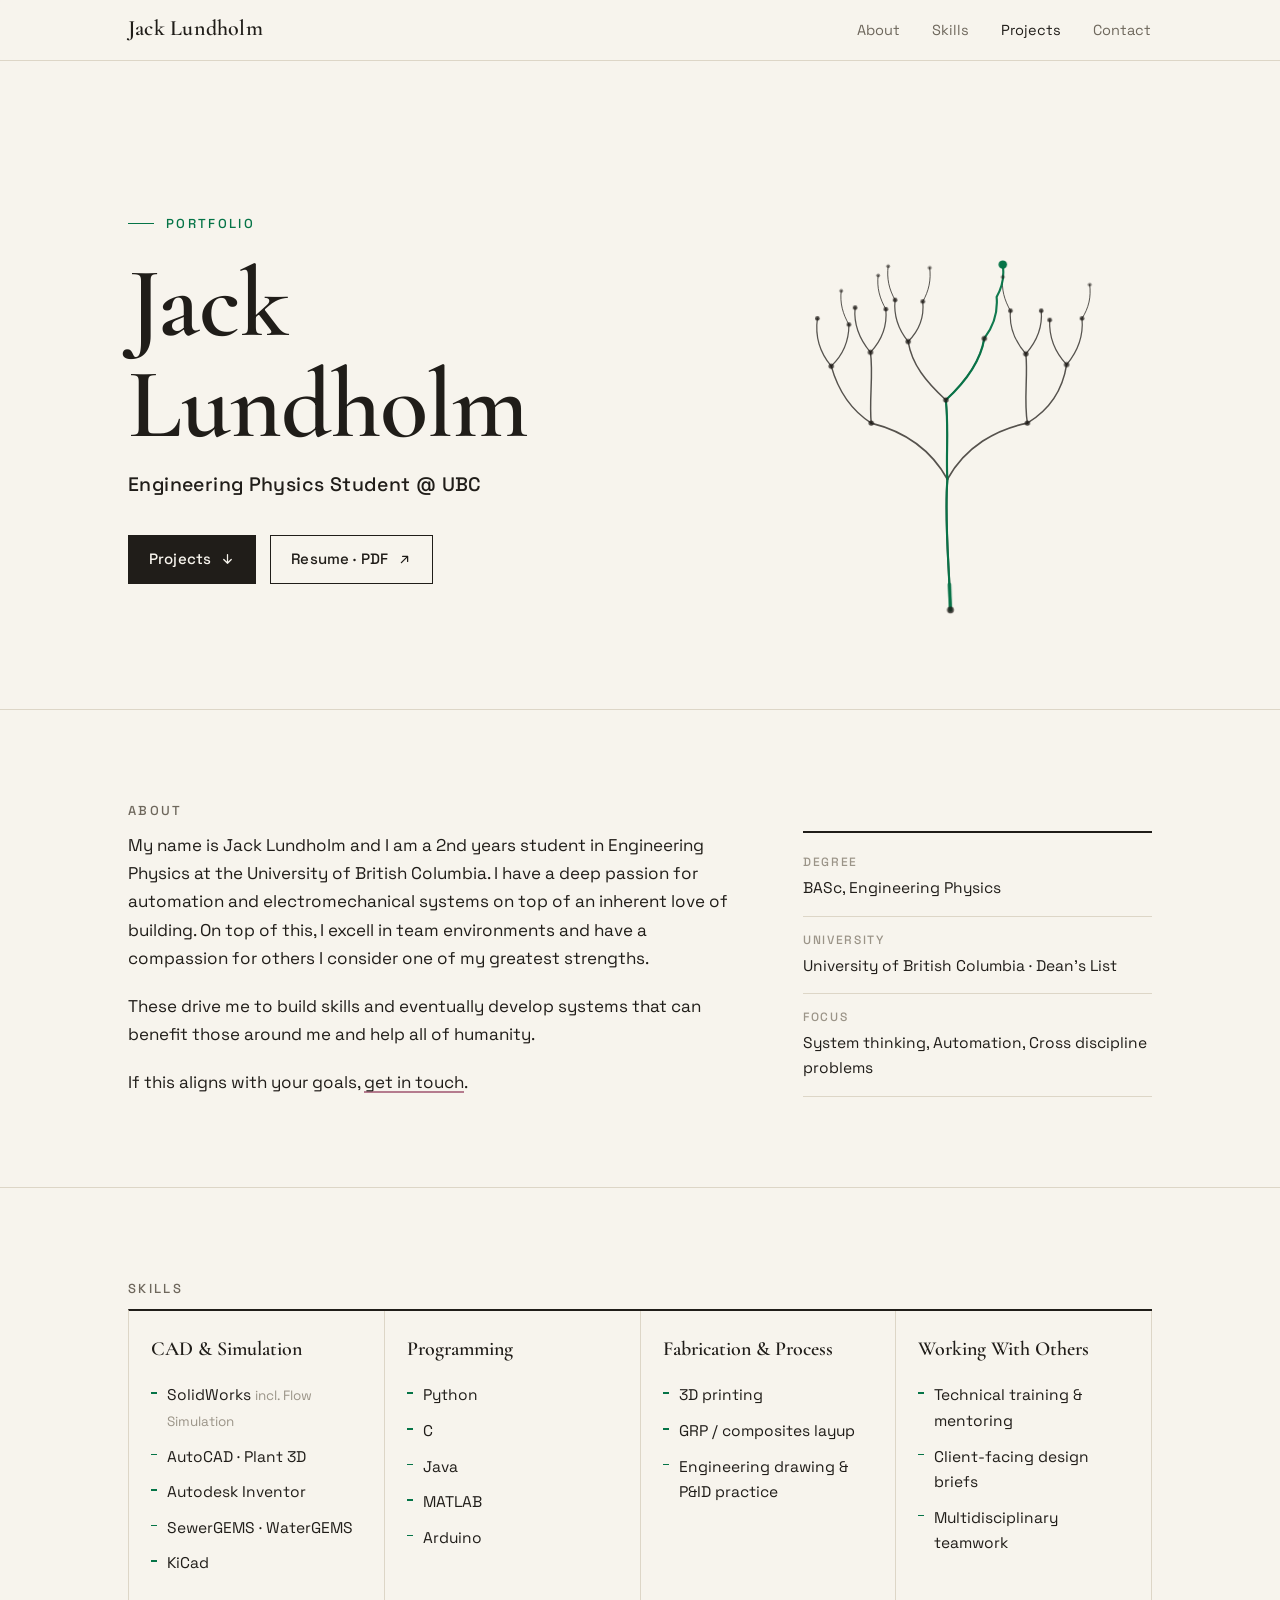
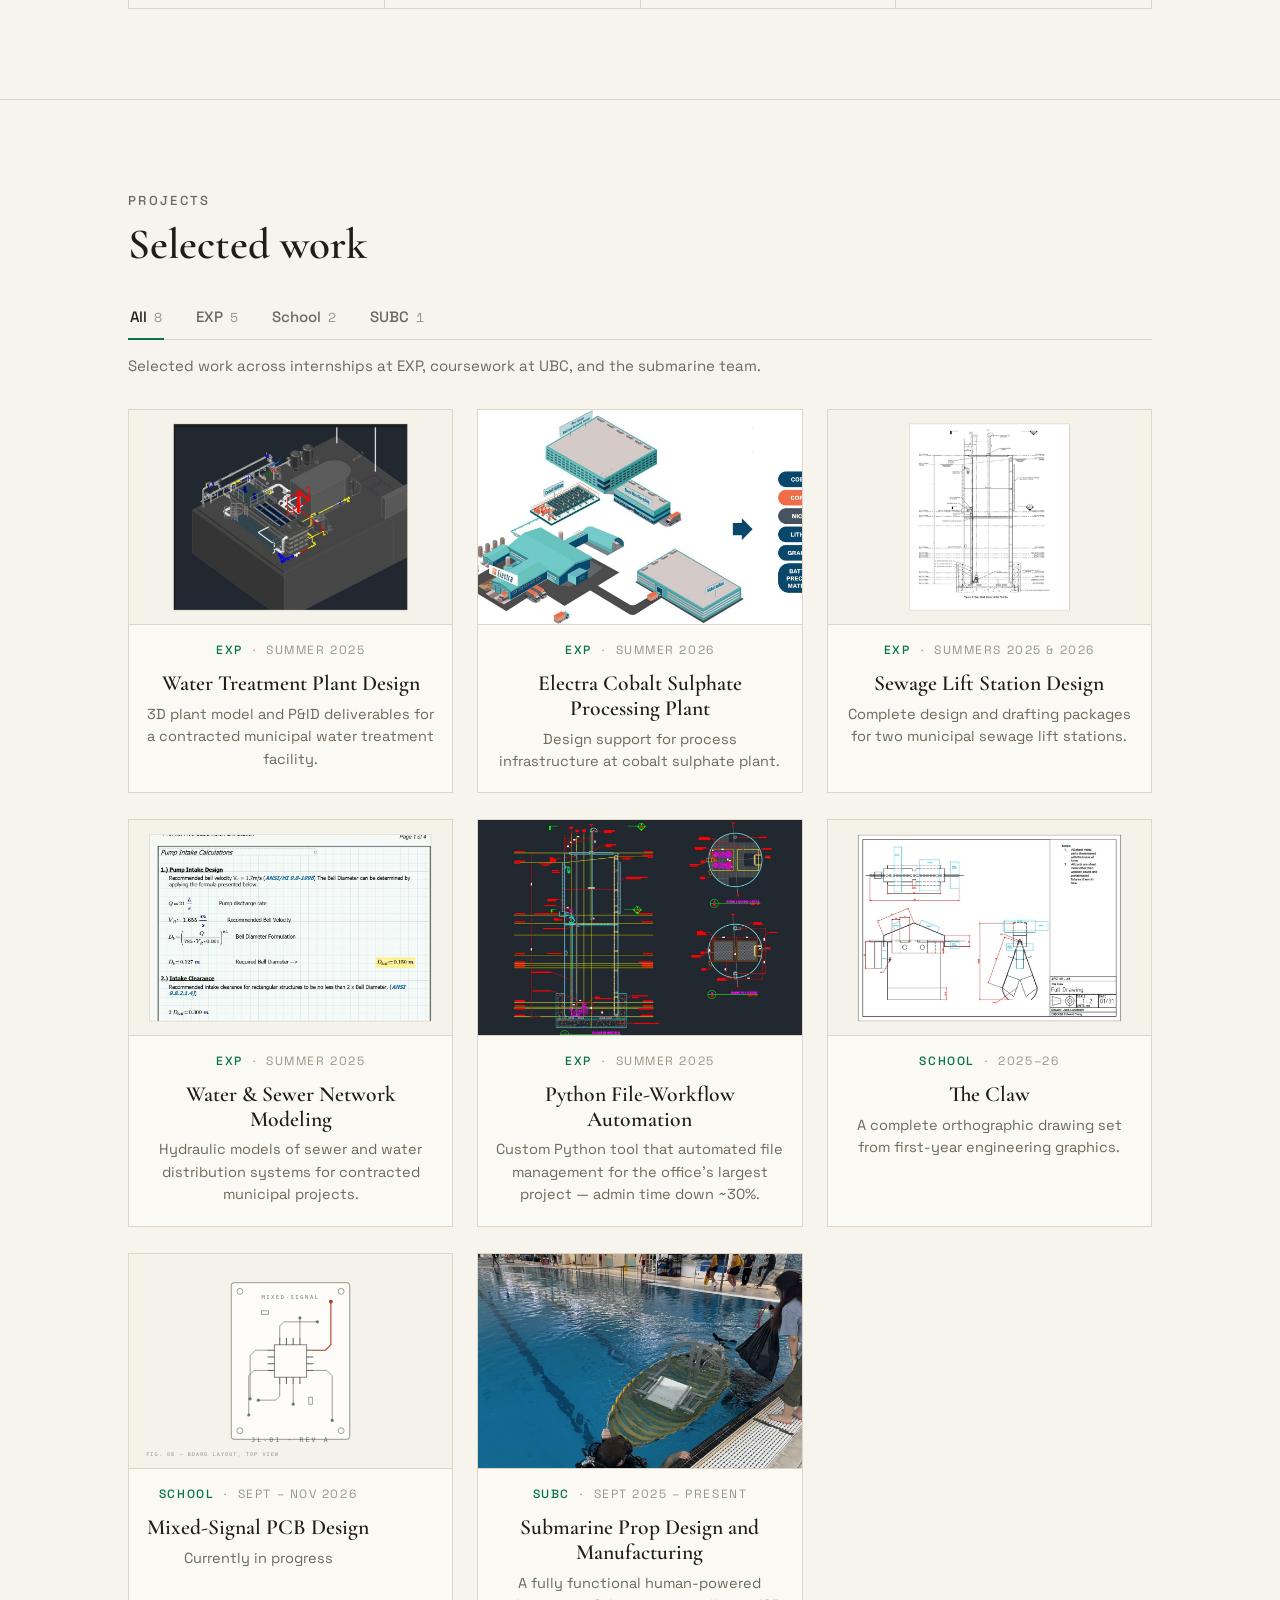
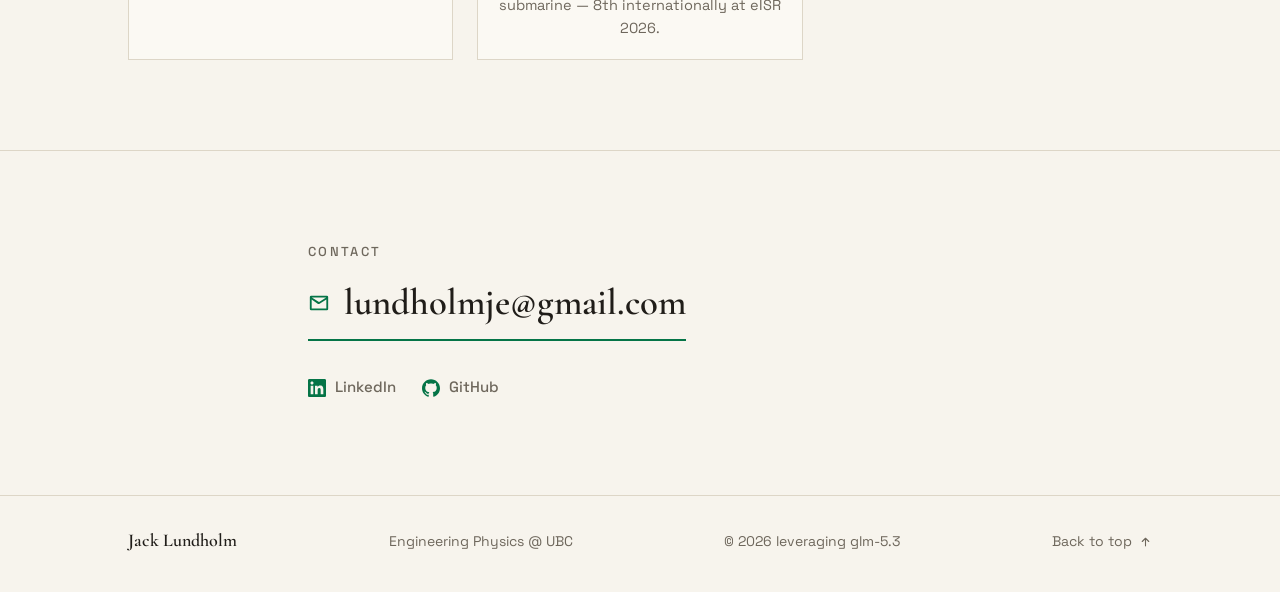
<file: index.html>
<!DOCTYPE html>
<html lang="en">
<head>
<meta charset="utf-8">
<meta name="viewport" content="width=device-width, initial-scale=1">
<title>Jack Lundholm — Engineering Physics @ UBC</title>
<meta name="description" content="Portfolio of Jack Lundholm, Engineering Physics student at UBC — internship work at EXP, engineering coursework, and the UBC Submarine Design Team.">
<meta name="theme-color" content="#F7F4ED">
<meta property="og:title" content="Jack Lundholm — Engineering Physics @ UBC">
<meta property="og:description" content="Submarine propellers, water-treatment plants, circuit boards — projects that have to actually work.">
<meta property="og:type" content="website">
<link rel="icon" href="favicon.svg" type="image/svg+xml">
<link rel="preload" href="webfonts/spacegrotesk-latin.woff2" as="font" type="font/woff2" crossorigin>
<link rel="preload" href="webfonts/cormorant-600.woff2" as="font" type="font/woff2" crossorigin>
<link rel="stylesheet" href="css/main.css">
</head>
<body>

<a class="skip-link" href="#main">Skip to content</a>

<!-- ============ NAV ============ -->
<header class="site-nav">
  <div class="container nav-inner">
    <a class="brand" href="#top">Jack&nbsp;Lundholm</a>
    <nav aria-label="Site sections">
      <ul class="nav-links">
        <li><a href="#about">About</a></li>
        <li><a href="#skills">Skills</a></li>
        <li><a href="#projects">Projects</a></li>
        <li><a href="#contact">Contact</a></li>
      </ul>
    </nav>
  </div>
</header>

<main id="main">
<span id="top"></span>

  <!-- ============ HERO ============ -->
  <section class="hero" aria-label="Introduction">
    <div class="container hero-grid">
      <div class="hero-copy">
        <p class="kicker">Portfolio</p>
        <h1>Jack Lundholm</h1>
        <p class="identity">Engineering Physics Student @ UBC</p>
        <p class="tagline"> </p>
        <div class="hero-actions">
          <a class="btn" href="#projects">Projects
            <svg viewBox="0 0 24 24" width="15" height="15" aria-hidden="true"><path d="M12 4v14m0 0l-6-6m6 6l6-6" fill="none" stroke="currentColor" stroke-width="2" stroke-linecap="round" stroke-linejoin="round"/></svg>
          </a>
          <a class="btn btn-ghost" href="resume/Jack-Lundholm-Resume.pdf" target="_blank" rel="noopener">Resume&nbsp;·&nbsp;PDF
            <svg viewBox="0 0 24 24" width="15" height="15" aria-hidden="true"><path d="M7 17L17 7M9 7h8v8" fill="none" stroke="currentColor" stroke-width="2" stroke-linecap="round" stroke-linejoin="round"/></svg>
          </a>
        </div>
      </div>

      <!-- the design tree: an iterative, branching process rendered as
           animated line work. Ink strokes are explored branches; the accent
           route is the chosen path, carrying a traveling pulse to its node. -->
      <svg class="hero-figure tree" viewBox="0 0 520 620" aria-hidden="true" focusable="false">
        <g class="branches">
          <path class="branch w0 d0" pathLength="1" d="M 258 585 C 256 520 250 470 254 415"/>
          <path class="branch w1 d1" pathLength="1" d="M 254 415 C 232 375 195 352 155 342"/>
          <path class="branch w1 d1" pathLength="1" d="M 254 415 C 278 372 318 350 358 342"/>
          <path class="branch w1 d1" pathLength="1" d="M 254 415 C 252 385 256 352 252 312"/>
          <path class="branch w2 d2" pathLength="1" d="M 155 342 C 130 326 112 300 103 268"/>
          <path class="branch w2 d2" pathLength="1" d="M 155 342 C 152 312 158 280 154 250"/>
          <path class="branch w2 d2" pathLength="1" d="M 358 342 C 388 324 404 298 409 266"/>
          <path class="branch w2 d2" pathLength="1" d="M 358 342 C 353 312 359 282 356 252"/>
          <path class="branch w2 d2" pathLength="1" d="M 252 312 C 226 288 208 266 203 236"/>
          <path class="branch w2 d2" pathLength="1" d="M 252 312 C 278 288 297 262 302 232"/>
          <path class="branch w3 d3" pathLength="1" d="M 103 268 C 88 250 82 228 85 206"/>
          <path class="branch w3 d3" pathLength="1" d="M 103 268 C 118 254 126 236 126 214"/>
          <path class="branch w3 d3" pathLength="1" d="M 154 250 C 139 232 132 214 134 192"/>
          <path class="branch w3 d3" pathLength="1" d="M 154 250 C 169 234 176 216 174 194"/>
          <path class="branch w3 d3" pathLength="1" d="M 409 266 C 424 248 431 228 429 206"/>
          <path class="branch w3 d3" pathLength="1" d="M 409 266 C 394 250 386 230 387 208"/>
          <path class="branch w3 d3" pathLength="1" d="M 356 252 C 342 236 334 218 336 196"/>
          <path class="branch w3 d3" pathLength="1" d="M 356 252 C 370 236 378 218 376 196"/>
          <path class="branch w3 d3" pathLength="1" d="M 203 236 C 190 220 184 202 186 182"/>
          <path class="branch w3 d3" pathLength="1" d="M 203 236 C 217 222 224 204 222 184"/>
          <path class="branch w4 d4" pathLength="1" d="M 126 214 C 118 200 114 186 116 170"/>
          <path class="branch w4 d4" pathLength="1" d="M 174 194 C 166 180 162 166 164 150"/>
          <path class="branch w4 d4" pathLength="1" d="M 429 206 C 438 192 441 178 439 162"/>
          <path class="branch w4 d4" pathLength="1" d="M 336 196 C 328 182 324 168 326 152"/>
          <path class="branch w4 d4" pathLength="1" d="M 222 184 C 230 170 233 156 231 140"/>
          <path class="branch w4 d4" pathLength="1" d="M 186 182 C 178 168 175 154 177 138"/>
        </g>

        <path class="accent-route" pathLength="1" d="M 258 585 C 256 520 250 470 254 415 C 252 385 256 352 252 312 C 278 288 297 262 302 232 C 314 216 320 200 318 178 C 326 164 328 150 326 136"/>
        <path class="accent-pulse" pathLength="1" d="M 258 585 C 256 520 250 470 254 415 C 252 385 256 352 252 312 C 278 288 297 262 302 232 C 314 216 320 200 318 178 C 326 164 328 150 326 136"/>

        <g class="nodes">
          <circle class="node n0" cx="258" cy="585" r="4.5"/>
          <circle class="node n1" cx="155" cy="342" r="3.5"/>
          <circle class="node n1" cx="358" cy="342" r="3.5"/>
          <circle class="node n1" cx="252" cy="312" r="3.5"/>
          <circle class="node n2" cx="103" cy="268" r="3.5"/>
          <circle class="node n2" cx="154" cy="250" r="3.5"/>
          <circle class="node n2" cx="409" cy="266" r="3.5"/>
          <circle class="node n2" cx="356" cy="252" r="3.5"/>
          <circle class="node n2" cx="203" cy="236" r="3.5"/>
          <circle class="node n2" cx="302" cy="232" r="3.5"/>
          <circle class="node n3" cx="85" cy="206" r="3"/>
          <circle class="node n3" cx="126" cy="214" r="3"/>
          <circle class="node n3" cx="134" cy="192" r="3"/>
          <circle class="node n3" cx="174" cy="194" r="3"/>
          <circle class="node n3" cx="429" cy="206" r="3"/>
          <circle class="node n3" cx="387" cy="208" r="3"/>
          <circle class="node n3" cx="336" cy="196" r="3"/>
          <circle class="node n3" cx="376" cy="196" r="3"/>
          <circle class="node n3" cx="186" cy="182" r="3"/>
          <circle class="node n3" cx="222" cy="184" r="3"/>
          <circle class="node n4 node-small" cx="116" cy="170" r="2.5"/>
          <circle class="node n4 node-small" cx="164" cy="150" r="2.5"/>
          <circle class="node n4 node-small" cx="439" cy="162" r="2.5"/>
          <circle class="node n4 node-small" cx="326" cy="152" r="2.5"/>
          <circle class="node n4 node-small" cx="231" cy="140" r="2.5"/>
          <circle class="node n4 node-small" cx="177" cy="138" r="2.5"/>
          <circle class="node-halo" cx="326" cy="136" r="9"/>
          <circle class="node node-accent" cx="326" cy="136" r="5.5"/>
        </g>
      </svg>
    </div>
  </section>

  <!-- ============ ABOUT ============ -->
  <section id="about" class="section">
    <div class="container">
      <p class="sec-index">About</p>
      <div class="about-grid">
        <div class="about-copy">
          <p> My name is Jack Lundholm and I am a 2nd years student in Engineering Physics at the University of British Columbia. I have a deep passion for automation and electromechanical systems on top of an inherent love of building. On top of this, I excell in team environments and have a compassion for others I consider one of my greatest strengths. </p>
          <p> These drive me to build skills and eventually develop systems that can benefit those around me and help all of humanity. </p>
          <p> If this aligns with your goals, <a href="#contact">get in touch</a>.</p>
        </div>
        <aside class="about-facts" aria-label="Quick facts">
          <dl>
            <div><dt>Degree</dt><dd>BASc, Engineering Physics</dd></div>
            <div><dt>University</dt><dd>University of British Columbia · Dean’s List</dd></div>
            <div><dt>Focus</dt><dd>System thinking, Automation, Cross discipline problems</dd></div>
          </dl>
        </aside>
      </div>
    </div>
  </section>

  

  <!-- ============ SKILLS ============ -->
  <section id="skills" class="section">
    <div class="container">
      <p class="sec-index">Skills</p>
      <div class="skills-grid">
        <section class="skill-group">
          <h3>CAD &amp; Simulation</h3>
          <ul>
            <li>SolidWorks <span class="skill-note">incl. Flow Simulation</span></li>
            <li>AutoCAD · Plant 3D</li>
            <li>Autodesk Inventor</li>
            <li>SewerGEMS · WaterGEMS</li>
            <li>KiCad</li>
          </ul>
        </section>
        <section class="skill-group">
          <h3>Programming</h3>
          <ul>
            <li>Python</li>
            <li>C</li>
            <li>Java</li>
            <li>MATLAB</li>
            <li>Arduino</li>
          </ul>
        </section>
        <section class="skill-group">
          <h3>Fabrication &amp; Process</h3>
          <ul>
            <li>3D printing</li>
            <li>GRP / composites layup</li>
            <li>Engineering drawing &amp; P&amp;ID practice</li>
          </ul>
        </section>
        <section class="skill-group">
          <h3>Working With Others</h3>
          <ul>
            <li>Technical training &amp; mentoring</li>
            <li>Client-facing design briefs</li>
            <li>Multidisciplinary teamwork</li>
          </ul>
        </section>
      </div>
    </div>
  </section>

  <!-- ============ PROJECTS ============ -->
  <section id="projects" class="section">
    <div class="container">
      <p class="sec-index">Projects</p>
      <h2 class="sec-title">Selected work</h2>

      <div class="tabs-wrap">
        <div class="tabs" id="project-tabs" role="group" aria-label="Filter projects by category"><!-- tabs rendered by JS --></div>
        <p class="category-blurb" id="category-blurb"></p>
      </div>

      <div class="card-grid" id="project-grid"><!-- cards rendered by JS --></div>

      <noscript>
        <p class="noscript-note">JavaScript is off, so the interactive gallery is resting. The projects, in brief:</p>
        <ul class="noscript-list">
          <li><strong>Water Treatment Plant Design</strong> — 3D plant model and P&amp;ID deliverables for a contracted municipal facility. (EXP)</li>
          <li><strong>Cobalt &amp; Nickel Process Infrastructure</strong> — design support for process infrastructure at two processing facilities. (EXP)</li>
          <li><strong>Sewage Lift Station Design</strong> — complete design and drafting packages for two municipal lift stations. (EXP)</li>
          <li><strong>Water &amp; Sewer Network Modeling</strong> — hydraulic models for contracted municipal projects. (EXP)</li>
          <li><strong>Python File-Workflow Automation</strong> — tooling that cut file-admin time ~30%. (EXP)</li>
          <li><strong>Orthographic Drawing Set</strong> — first-year engineering graphics. (School)</li>
          <li><strong>Product Study — Tube Renders</strong> — surfacing and rendering exercise. (School)</li>
          <li><strong>Mixed-Signal PCB Design</strong> — laid out, grounded and manufactured a board in KiCad. (School)</li>
          <li><strong>Human-Powered Submarine</strong> — 8th internationally at eISR 2026. (SUBC)</li>
          <li><strong>Propeller Design &amp; Prototyping</strong> — four prototypes, from OpenProp sections to tank tests. (SUBC)</li>
          <li><strong>Composites &amp; Parts Manufacturing</strong> — GRP layup, printing and machining. (SUBC)</li>
        </ul>
      </noscript>
    </div>
  </section>

  <!-- ============ CONTACT ============ -->
  <section id="contact" class="section">
    <div class="container contact-band">
      <p class="sec-index">Contact</p>

      <a class="contact-email" href="mailto:lundholmje@gmail.com">
        <svg viewBox="0 0 24 24" width="22" height="22" aria-hidden="true"><path d="M2 5.5A1.5 1.5 0 0 1 3.5 4h17A1.5 1.5 0 0 1 22 5.5v13a1.5 1.5 0 0 1-1.5 1.5h-17A1.5 1.5 0 0 1 2 18.5v-13Zm2.2.5 7.325 4.668a1 1 0 0 0 1.05 0L19.8 6H4.2ZM4 8.133V18h16V8.133l-7.36 4.697a2 2 0 0 1-2.08 0L4 8.133Z" fill="currentColor"/></svg>
        lundholmje@gmail.com
      </a>
      <ul class="contact-links" aria-label="Profiles">
        <li>
          <a href="https://www.linkedin.com/in/jack-lundholm-3223a131a" target="_blank" rel="noopener">
            <svg viewBox="0 0 24 24" width="18" height="18" aria-hidden="true"><path fill="currentColor" d="M20.447 20.452h-3.554v-5.569c0-1.328-.027-3.037-1.852-3.037-1.853 0-2.136 1.445-2.136 2.939v5.667H9.351V9h3.414v1.561h.046c.477-.9 1.637-1.85 3.37-1.85 3.601 0 4.267 2.37 4.267 5.455v6.286zM5.337 7.433c-1.144 0-2.063-.926-2.063-2.065 0-1.138.92-2.063 2.063-2.063 1.14 0 2.064.925 2.064 2.063 0 1.139-.925 2.065-2.064 2.065zm1.782 13.019H3.555V9h3.564v11.452zM22.225 0H1.771C.792 0 0 .774 0 1.729v20.542C0 23.227.792 24 1.771 24h20.451C23.2 24 24 23.227 24 22.271V1.729C24 .774 23.2 0 22.225 0z"/></svg>
            LinkedIn
          </a>
        </li>
        <li>
          <a href="https://github.com/JackLundholm" target="_blank" rel="noopener">
            <svg viewBox="0 0 24 24" width="18" height="18" aria-hidden="true"><path fill="currentColor" d="M12 .297c-6.63 0-12 5.373-12 12 0 5.303 3.438 9.8 8.205 11.385.6.113.82-.258.82-.577 0-.285-.01-1.04-.015-2.04-3.338.724-4.042-1.61-4.042-1.61C4.422 18.07 3.633 17.7 3.633 17.7c-1.087-.744.084-.729.084-.729 1.205.084 1.838 1.236 1.838 1.236 1.07 1.835 2.809 1.305 3.495.998.108-.776.417-1.305.76-1.605-2.665-.3-5.466-1.332-5.466-5.93 0-1.31.465-2.38 1.235-3.22-.135-.303-.54-1.523.105-3.176 0 0 1.005-.322 3.3 1.23.96-.267 1.98-.399 3-.405 1.02.006 2.04.138 3 .405 2.28-1.552 3.285-1.23 3.285-1.23.645 1.653.24 2.873.12 3.176.765.84 1.23 1.91 1.23 3.22 0 4.61-2.805 5.625-5.475 5.92.42.36.81 1.096.81 2.22 0 1.606-.015 2.896-.015 3.286 0 .315.21.69.825.57C20.565 22.092 24 17.592 24 12.297c0-6.627-5.373-12-12-12"/></svg>
            GitHub
          </a>
        </li>
      </ul>
    </div>
  </section>
</main>

<!-- ============ FOOTER ============ -->
<footer class="site-footer">
  <div class="container footer-grid">
    <p class="footer-name">Jack Lundholm</p>
    <p class="footer-meta">Engineering Physics @ UBC </a></p>
    <p class="footer-meta">© 2026 leveraging glm-5.3</p>
    <a class="footer-top" href="#top">Back to top
      <svg viewBox="0 0 24 24" width="13" height="13" aria-hidden="true"><path d="M12 20V6m0 0l-6 6m6-6l6 6" fill="none" stroke="currentColor" stroke-width="2" stroke-linecap="round" stroke-linejoin="round"/></svg>
    </a>
  </div>
</footer>

<!-- ============ PROJECT MODAL ============ -->
<dialog id="project-modal" class="modal" aria-labelledby="modal-title">
  <article class="modal-card">
    <div class="modal-topbar">
      <p class="modal-kicker"><span id="modal-tag"></span><span class="dot" aria-hidden="true">·</span><span id="modal-date"></span></p>
      <button class="modal-close" id="modal-close" aria-label="Close project details">
        <svg viewBox="0 0 24 24" width="16" height="16" aria-hidden="true"><path d="M5 5l14 14M19 5L5 19" fill="none" stroke="currentColor" stroke-width="2" stroke-linecap="round"/></svg>
      </button>
    </div>

    <div class="modal-main">
      <header class="modal-header">
        <h3 id="modal-title"></h3>
        <dl class="modal-meta">
          <div><dt>Role</dt><dd id="modal-role"></dd></div>
          <div><dt>Timeframe</dt><dd id="modal-timeframe"></dd></div>
          <div><dt>Tools</dt><dd id="modal-tools"></dd></div>
        </dl>
      </header>

      <figure class="modal-figure" id="modal-figure">
      <div class="modal-stage">
        <img id="modal-img" alt="" width="1200" height="800" hidden>
        <video id="modal-video" controls playsinline preload="metadata" hidden></video>
        <div class="pano" id="modal-pano" hidden>
          <div class="pano-canvas" id="pano-canvas"></div>
          <span class="pano-badge" aria-hidden="true">360°</span>
          <span class="pano-hint" id="pano-hint">Drag to look around · scroll to zoom</span>
        </div>
        <button class="gallery-nav gallery-prev" id="gallery-prev" aria-label="Previous image">
          <svg viewBox="0 0 24 24" width="16" height="16" aria-hidden="true"><path d="M15 5l-7 7 7 7" fill="none" stroke="currentColor" stroke-width="2" stroke-linecap="round" stroke-linejoin="round"/></svg>
        </button>
        <button class="gallery-nav gallery-next" id="gallery-next" aria-label="Next image">
          <svg viewBox="0 0 24 24" width="16" height="16" aria-hidden="true"><path d="M9 5l7 7-7 7" fill="none" stroke="currentColor" stroke-width="2" stroke-linecap="round" stroke-linejoin="round"/></svg>
        </button>
      </div>
      <div class="modal-thumbs" id="modal-thumbs"></div>
      <figcaption id="modal-caption"></figcaption>
      </figure>

      <section class="modal-presentation" id="modal-presentation" hidden>
        <h4 class="presentation-heading">Presentation</h4>
        <video id="modal-presentation-video" controls muted loop playsinline preload="metadata"></video>
        <p class="modal-caption" id="modal-presentation-caption"></p>
      </section>

      <div class="modal-text" id="modal-description"></div>
      <div class="modal-links" id="modal-links"></div>
    </div>
  </article>
</dialog>

<script src="js/data.js"></script>
<script src="js/main.js"></script>
</body>
</html>
</file>
<file: css/main.css>
/* =====================================================================
   Jack Lundholm — portfolio
   Palette: warm paper + near-black ink + green accent.
   Type: Cormorant Garamond (headings) / Space Grotesk (body), self-hosted.
   ===================================================================== */

@font-face {
  font-family: 'Cormorant Garamond';
  src: url('../webfonts/cormorant-600.woff2') format('woff2');
  font-weight: 600;
  font-style: normal;
  font-display: swap;
}
@font-face {
  font-family: 'Cormorant Garamond';
  src: url('../webfonts/cormorant-italic-500.woff2') format('woff2');
  font-weight: 500;
  font-style: italic;
  font-display: swap;
}
@font-face {
  font-family: 'Space Grotesk';
  src: url('../webfonts/spacegrotesk-latin.woff2') format('woff2');
  font-weight: 400 500;
  font-style: normal;
  font-display: swap;
}

:root {
  --paper: #F7F4ED;
  --raised: #FBF9F3;
  --plate: #F5F2EA;
  --ink: #201D19;
  --muted: #6E675C;
  --faint: #9B9488;
  --hairline: #DDD6C7;
  --accent: #057447;
  --accent-soft: rgba(5, 116, 71, 0.14);
  --underline: rgba(116, 5, 49, 0.5);
  --serif: 'Cormorant Garamond', 'Times New Roman', Georgia, serif;
  --sans: 'Space Grotesk', 'Segoe UI', 'Helvetica Neue', sans-serif;
  --nav-h: 60px;
}

* { box-sizing: border-box; }

html {
  background: var(--paper);
  scroll-behavior: smooth;
}

body {
  margin: 0;
  font-family: var(--sans);
  font-size: 17px;
  line-height: 1.65;
  color: var(--ink);
  background: var(--paper);
  -webkit-font-smoothing: antialiased;
  text-rendering: optimizeLegibility;
}

::selection { background: var(--accent-soft); }

img { max-width: 100%; display: block; }

.container {
  max-width: 1120px;
  margin-inline: auto;
  padding-inline: clamp(20px, 5vw, 48px);
}

/* ---------- links & focus ---------- */

a {
  color: inherit;
  text-decoration: underline;
  text-decoration-color: rgba(116, 5, 49, 0.5);
  text-decoration-thickness: 1.5px;
  text-underline-offset: 3px;
  transition: color .18s ease, text-decoration-color .18s ease;
}
a:hover { color: var(--accent); text-decoration-color: var(--accent); }

:focus-visible {
  outline: 2px solid var(--accent);
  outline-offset: 3px;
  border-radius: 1px;
}

.skip-link {
  position: absolute;
  left: 16px;
  top: -48px;
  z-index: 100;
  background: var(--ink);
  color: var(--paper);
  padding: 8px 14px;
  font-size: 14px;
  text-decoration: none;
  transition: top .2s ease;
}
.skip-link:focus { top: 12px; color: var(--paper); }

/* ---------- buttons ---------- */

.btn {
  display: inline-flex;
  align-items: center;
  gap: 9px;
  background: var(--ink);
  color: var(--paper);
  border: 1px solid var(--ink);
  padding: 11px 20px;
  font-family: var(--sans);
  font-size: 15px;
  font-weight: 500;
  letter-spacing: .01em;
  text-decoration: none;
  cursor: pointer;
  transition: background .18s ease, border-color .18s ease, color .18s ease;
}
.btn:hover {
  background: var(--accent);
  border-color: var(--accent);
  color: #FBF9F3;
  text-decoration: none;
}
.btn-ghost {
  background: transparent;
  color: var(--ink);
  border-color: var(--ink);
}
.btn-ghost:hover { background: var(--ink); color: var(--paper); }

/* ---------- nav ---------- */

.site-nav {
  position: sticky;
  top: 0;
  z-index: 50;
  background: rgba(247, 244, 237, 0.92);
  backdrop-filter: blur(6px);
  border-bottom: 1px solid var(--hairline);
}
.nav-inner {
  display: flex;
  align-items: baseline;
  justify-content: space-between;
  gap: 20px;
  min-height: var(--nav-h);
  padding-block: 10px;
}
.brand {
  font-family: var(--serif);
  font-weight: 600;
  font-size: 22px;
  letter-spacing: .01em;
  text-decoration: none;
  white-space: nowrap;
}
.brand:hover { color: var(--accent); }
.nav-links {
  display: flex;
  gap: clamp(14px, 3vw, 30px);
  list-style: none;
  margin: 0;
  padding: 0;
  font-size: 14.5px;
  overflow-x: auto;
  scrollbar-width: none;
}
.nav-links::-webkit-scrollbar { display: none; }
.nav-links a {
  text-decoration: none;
  color: var(--muted);
  padding: 4px 1px;
  border-bottom: 2px solid transparent;
  transition: color .18s ease, border-color .18s ease;
}
.nav-links a:hover { color: var(--ink); }
.nav-links a.active { color: var(--ink); border-bottom-color: var(--accent); }

/* ---------- hero ---------- */

.hero {
  padding-block: clamp(56px, 11vh, 120px) clamp(48px, 8vh, 88px);
  border-bottom: 1px solid var(--hairline);
}
.hero-grid {
  display: grid;
  grid-template-columns: minmax(0, 7fr) minmax(0, 5fr);
  gap: clamp(24px, 5vw, 64px);
  align-items: center;
}
.kicker {
  font-size: 13px;
  font-weight: 500;
  letter-spacing: .18em;
  text-transform: uppercase;
  color: var(--accent);
  margin: 0 0 18px;
}
.kicker::before {
  content: "";
  display: inline-block;
  width: 26px;
  height: 1.5px;
  background: var(--accent);
  vertical-align: 4px;
  margin-right: 12px;
}
.hero h1 {
  font-family: var(--serif);
  font-weight: 600;
  font-size: clamp(3.4rem, 9vw, 6.2rem);
  line-height: 1.02;
  letter-spacing: -0.01em;
  margin: 0 0 14px;
}
.identity {
  font-size: clamp(1.02rem, 2vw, 1.22rem);
  font-weight: 500;
  letter-spacing: .02em;
  margin: 0 0 22px;
}
.tagline {
  font-family: var(--serif);
  font-style: italic;
  font-weight: 500;
  font-size: clamp(1.2rem, 2.4vw, 1.55rem);
  line-height: 1.5;
  color: var(--muted);
  max-width: 34ch;
  margin: 0 0 34px;
}
.hero-actions { display: flex; flex-wrap: wrap; gap: 14px; }

.hero-figure {
  width: 100%;
  max-width: 440px;
  height: auto;
  justify-self: end;
}

/* ---------- animated design tree ----------
   A branching line drawing that grows from a single root — an iterative
   design process. Ink strokes are explored branches; the accent route is
   the chosen path, carrying a traveling pulse to its terminal node.    */

.tree path { fill: none; stroke-linecap: round; }

/* every branch starts hidden (pathLength="1" normalizes the geometry) */
.tree .branch {
  stroke: var(--ink);
  stroke-opacity: 0.75;
  stroke-dasharray: 1;
  stroke-dashoffset: 1;
}
.w0 { stroke-width: 2.6; }
.w1 { stroke-width: 2.2; }
.w2 { stroke-width: 1.9; }
.w3 { stroke-width: 1.6; }
.w4 { stroke-width: 1.3; }

/* draw-on, staggered by depth so the tree grows outward */
.tree .d0 { animation: tree-draw 0.8s ease 0.15s forwards; }
.tree .d1 { animation: tree-draw 0.7s ease 0.65s forwards; }
.tree .d2 { animation: tree-draw 0.65s ease 1.1s forwards; }
.tree .d3 { animation: tree-draw 0.6s ease 1.55s forwards; }
.tree .d4 { animation: tree-draw 0.55s ease 2s forwards; }

/* the chosen route — drawn along with the growth */
.tree .accent-route {
  stroke: var(--accent);
  stroke-width: 2.8;
  stroke-opacity: 0.95;
  stroke-dasharray: 1;
  stroke-dashoffset: 1;
  animation: tree-draw 2s ease 0.15s forwards;
}
/* a pulse that travels the chosen route forever, after the tree is grown */
.tree .accent-pulse {
  stroke: var(--accent);
  stroke-width: 5;
  stroke-opacity: 0.7;
  stroke-dasharray: 0.07 0.93;
  stroke-dashoffset: 1;
  opacity: 0;
  animation: tree-fade-in 0.4s ease 2.6s forwards,
             tree-pulse 3.2s linear 2.6s infinite;
}

/* nodes pop as their branches arrive */
.tree .node {
  fill: var(--ink);
  fill-opacity: 0.8;
  opacity: 0;
  transform: scale(0.2);
  transform-box: fill-box;
  transform-origin: center;
  animation: tree-pop 0.45s cubic-bezier(0.2, 0.8, 0.3, 1.3) forwards;
}
.tree .n0 { animation-delay: 0.05s; }
.tree .n1 { animation-delay: 1.25s; }
.tree .n2 { animation-delay: 1.65s; }
.tree .n3 { animation-delay: 2.05s; }
.tree .n4 { animation-delay: 2.45s; }
.tree .node-small { fill-opacity: 0.55; }
.tree .node-accent { fill: var(--accent); fill-opacity: 1; animation-delay: 2.55s; }

/* breathing halo on the terminal node — the solution, settling */
.tree .node-halo {
  fill: none;
  stroke: var(--accent);
  stroke-width: 1.5;
  opacity: 0;
  transform-box: fill-box;
  transform-origin: center;
  animation: tree-halo 3.6s ease-in-out 3.2s infinite;
}

@keyframes tree-draw { to { stroke-dashoffset: 0; } }
@keyframes tree-pop { to { opacity: 1; transform: scale(1); } }
@keyframes tree-pulse { from { stroke-dashoffset: 1; } to { stroke-dashoffset: 0; } }
@keyframes tree-fade-in { to { opacity: 1; } }
@keyframes tree-halo {
  0%, 100% { opacity: 0; transform: scale(1); }
  40% { opacity: 0.55; transform: scale(1.6); }
}

/* ---------- sections ---------- */

.section {
  padding-block: clamp(64px, 10vh, 108px);
  border-bottom: 1px solid var(--hairline);
}
#contact { border-bottom: none; }

.sec-index {
  font-size: 13px;
  font-weight: 500;
  letter-spacing: .18em;
  text-transform: uppercase;
  color: var(--muted);
  margin: 0 0 10px;
}
.sec-title {
  font-family: var(--serif);
  font-weight: 600;
  font-size: clamp(1.9rem, 4vw, 2.7rem);
  line-height: 1.1;
  margin: 0 0 28px;
}

/* ---------- about ---------- */

.about-grid {
  display: grid;
  grid-template-columns: minmax(0, 7fr) minmax(0, 4fr);
  gap: clamp(28px, 5vw, 64px);
  align-items: start;
}
.about-copy p { margin: 0 0 1.2em; max-width: 62ch; }
.about-copy p:last-child { margin-bottom: 0; }

.about-facts {
  border-top: 2px solid var(--ink);
  padding-top: 6px;
}
.about-facts dl { margin: 0; }
.about-facts dl > div {
  padding: 14px 0;
  border-bottom: 1px solid var(--hairline);
}
.about-facts dt {
  font-size: 12px;
  font-weight: 500;
  letter-spacing: .14em;
  text-transform: uppercase;
  color: var(--faint);
  margin-bottom: 3px;
}
.about-facts dd { margin: 0; font-size: 15.5px; }

/* ---------- resume band ---------- */

.resume-band {
  display: flex;
  flex-wrap: wrap;
  align-items: flex-end;
  justify-content: space-between;
  gap: 28px;
}
.resume-band .sec-title { margin-bottom: 12px; }
.resume-note { max-width: 52ch; color: var(--muted); margin: 0; }
.resume-actions { display: flex; flex-wrap: wrap; gap: 14px; padding-bottom: 4px; }

/* ---------- skills ---------- */

.skills-grid {
  display: grid;
  grid-template-columns: repeat(auto-fit, minmax(230px, 1fr));
  gap: 0;
  border-top: 2px solid var(--ink);
  border-left: 1px solid var(--hairline);
}
.skill-group {
  padding: 22px 22px 26px 0;
  border-right: 1px solid var(--hairline);
  border-bottom: 1px solid var(--hairline);
  padding-left: 22px;
}
.skill-group h3 {
  font-family: var(--serif);
  font-weight: 600;
  font-size: 1.25rem;
  margin: 0 0 12px;
}
.skill-group ul { list-style: none; margin: 0; padding: 0; }
.skill-group li {
  padding: 5px 0 5px 16px;
  position: relative;
  font-size: 15.5px;
}
.skill-group li::before {
  content: "";
  position: absolute;
  left: 0;
  top: 14px;
  width: 6px;
  height: 1.5px;
  background: var(--accent);
}
.skill-note { color: var(--faint); font-size: 13.5px; }
.skills-also {
  margin: 22px 0 0;
  font-size: 14px;
  line-height: 1.7;
  color: var(--muted);
  max-width: 78ch;
}
.skills-also span {
  color: var(--accent);
  font-weight: 500;
  letter-spacing: .08em;
  text-transform: uppercase;
  font-size: 12px;
  margin-right: 8px;
}

/* ---------- projects: tabs ---------- */

.tabs-wrap { margin: 8px 0 30px; }
.tabs {
  display: flex;
  flex-wrap: wrap;
  gap: 4px clamp(16px, 3vw, 30px);
  border-bottom: 1px solid var(--hairline);
}
.tab {
  appearance: none;
  background: none;
  border: none;
  border-bottom: 2px solid transparent;
  margin-bottom: -1px;
  padding: 10px 2px 12px;
  font-family: var(--sans);
  font-size: 15px;
  font-weight: 500;
  color: var(--muted);
  cursor: pointer;
  transition: color .18s ease, border-color .18s ease;
}
.tab:hover { color: var(--ink); }
.tab[aria-pressed="true"] {
  color: var(--ink);
  border-bottom-color: var(--accent);
}
.tab .count {
  color: var(--faint);
  font-weight: 400;
  font-size: 13px;
  margin-left: 7px;
  font-variant-numeric: tabular-nums;
}
.category-blurb {
  margin: 14px 0 0;
  color: var(--muted);
  font-size: 15px;
  max-width: 72ch;
  min-height: 1.6em;
}

/* ---------- projects: confidentiality disclosure ("All" tab) ---------- */

.nda-note {
  margin: 12px 0 0;
  max-width: 72ch;
}
.nda-note summary {
  display: inline-flex;
  align-items: center;
  gap: 8px;
  padding: 5px 14px 6px;
  font-size: 13px;
  font-weight: 500;
  letter-spacing: .02em;
  color: var(--ink);
  background: var(--raised);
  border: 1px solid var(--hairline);
  border-radius: 999px;
  cursor: pointer;
  list-style: none;
  transition: border-color .18s ease, background .18s ease;
  user-select: none;
}
.nda-note summary::-webkit-details-marker { display: none; }
.nda-note summary:hover { border-color: var(--ink); background: #FDFBF6; }
.nda-note summary svg { transition: transform .18s ease; color: var(--accent); }
.nda-note[open] summary svg { transform: rotate(180deg); }
.nda-note p {
  margin: 12px 0 0;
  padding: 12px 16px;
  font-size: 13.5px;
  line-height: 1.65;
  color: var(--muted);
  background: var(--plate);
  border: 1px solid var(--hairline);
  border-left: 2px solid var(--accent);
}
.nda-note[hidden] { display: none; }

/* ---------- projects: cards ---------- */

.card-grid {
  display: grid;
  grid-template-columns: repeat(auto-fill, minmax(300px, 1fr));
  gap: 26px 24px;
}

.card {
  appearance: none;
  display: flex;
  flex-direction: column;
  text-align: left;
  font: inherit;
  color: inherit;
  background: var(--raised);
  border: 1px solid var(--hairline);
  padding: 0;
  cursor: pointer;
  transition: border-color .2s ease, background .2s ease;
}
.card:hover, .card:focus-visible {
  border-color: var(--ink);
  background: #FDFBF6;
}
.card-media {
  aspect-ratio: 3 / 2;
  width: 100%;
  overflow: hidden;
  border-bottom: 1px solid var(--hairline);
  background: var(--plate);
}
.card-media img {
  width: 100%;
  height: 100%;
  object-fit: cover;
  transition: transform .35s ease;
}
@media (prefers-reduced-motion: no-preference) {
  .card:hover .card-media img { transform: scale(1.025); }
}
.card-body { padding: 16px 18px 20px; display: flex; flex-direction: column; flex: 1; align-items: center; text-align: center; }
.card-meta {
  display: flex;
  justify-content: center;
  align-items: baseline;
  gap: 10px;
  font-size: 12px;
  letter-spacing: .13em;
  text-transform: uppercase;
}
.card-meta .dot { color: var(--faint); }
.card-cat { color: var(--accent); font-weight: 500; }
.card-date { color: var(--faint); white-space: nowrap; }
.card-title {
  display: block;
  font-family: var(--serif);
  font-weight: 600;
  font-size: 1.35rem;
  line-height: 1.15;
  margin: 10px 0 7px;
}
.card:hover .card-title { text-decoration: underline; text-decoration-color: var(--underline); text-decoration-thickness: 1.5px; text-underline-offset: 3px; }
.card-summary {
  display: block;
  color: var(--muted);
  font-size: 14.5px;
  line-height: 1.55;
  max-width: 42ch;
}

.noscript-note { color: var(--muted); }
.noscript-list { max-width: 72ch; }
.noscript-list li { margin-bottom: 8px; }

/* ---------- contact ---------- */

.contact-band { max-width: 760px; }
.contact-note { color: var(--muted); max-width: 52ch; margin: -8px 0 30px; }
.contact-email {
  display: inline-flex;
  align-items: center;
  gap: 14px;
  font-family: var(--serif);
  font-weight: 600;
  font-size: clamp(1.5rem, 4vw, 2.3rem);
  text-decoration: none;
  border-bottom: 2px solid var(--accent);
  padding-bottom: 6px;
  transition: color .18s ease;
}
.contact-email:hover { color: var(--accent); }
.contact-email svg { flex-shrink: 0; color: var(--accent); }
.contact-links {
  display: flex;
  flex-wrap: wrap;
  gap: 10px 26px;
  list-style: none;
  padding: 0;
  margin: 34px 0 0;
}
.contact-links a {
  display: inline-flex;
  align-items: center;
  gap: 9px;
  text-decoration: none;
  font-size: 15px;
  font-weight: 500;
  color: var(--muted);
  border-bottom: 1px solid transparent;
  padding-bottom: 2px;
  transition: color .18s ease, border-color .18s ease;
}
.contact-links a:hover { color: var(--ink); border-bottom-color: var(--accent); }
.contact-links svg { color: var(--accent); }

/* ---------- footer ---------- */

.site-footer { border-top: 1px solid var(--hairline); padding-block: 30px 36px; }
.footer-grid {
  display: flex;
  flex-wrap: wrap;
  align-items: baseline;
  justify-content: space-between;
  gap: 10px 32px;
  font-size: 14px;
  color: var(--muted);
}
.footer-name {
  font-family: var(--serif);
  font-weight: 600;
  font-size: 18px;
  color: var(--ink);
  margin: 0;
}
.footer-meta { margin: 0; }
.footer-top {
  text-decoration: none;
  display: inline-flex;
  align-items: center;
  gap: 7px;
  color: var(--muted);
}
.footer-top:hover { color: var(--accent); }

/* ---------- modal ---------- */

.modal {
  width: min(1240px, calc(100vw - 28px));
  max-height: 94vh;
  padding: 0;
  border: 1px solid var(--ink);
  background: var(--paper);
  color: var(--ink);
  box-shadow: 0 24px 60px rgba(32, 29, 25, 0.18);
}
.modal::backdrop {
  background: rgba(32, 29, 25, 0.5);
}
/* the dialog itself is the one scroll container — long content just scrolls */
.modal[open] { display: block; overflow-y: auto; overscroll-behavior: contain; }

.modal-card { display: flex; flex-direction: column; }

/* sticky bar: category / date + close, always reachable while scrolling */
.modal-topbar {
  position: sticky;
  top: 0;
  z-index: 6;
  display: flex;
  align-items: center;
  justify-content: space-between;
  gap: 16px;
  background: var(--paper);
  border-bottom: 1px solid var(--hairline);
  padding: 10px 14px 10px 22px;
  min-height: 54px;
}
.modal-kicker {
  font-size: 12px;
  font-weight: 500;
  letter-spacing: .14em;
  text-transform: uppercase;
  color: var(--accent);
  margin: 0;
  min-width: 0;
  overflow: hidden;
  text-overflow: ellipsis;
  white-space: nowrap;
}
.modal-kicker .dot { color: var(--faint); margin: 0 8px; }
.modal-kicker #modal-date { color: var(--faint); text-transform: none; letter-spacing: .02em; }

/* centered document layout: one main header, text as the core,
   images as supplemental figures */
.modal-main { display: flex; flex-direction: column; }

.modal-header {
  text-align: center;
  padding: clamp(28px, 4.5vw, 48px) 24px 0;
}
.modal-header h3 {
  font-family: var(--serif);
  font-weight: 600;
  font-size: clamp(2rem, 4vw, 2.9rem);
  line-height: 1.08;
  margin: 0 0 20px;
}
.modal-meta {
  margin: 0 auto;
  max-width: 76ch;
  padding: 13px 0;
  border-top: 1px solid var(--hairline);
  border-bottom: 1px solid var(--hairline);
  display: flex;
  flex-wrap: wrap;
  justify-content: center;
  gap: 6px 28px;
}
.modal-meta > div { display: flex; align-items: baseline; gap: 8px; }
.modal-meta dt {
  font-size: 11.5px;
  font-weight: 500;
  letter-spacing: .14em;
  text-transform: uppercase;
  color: var(--faint);
}
.modal-meta dd { margin: 0; font-size: 14.5px; }

.modal-figure {
  margin: 0;
  padding: 22px 24px 4px;
  display: flex;
  flex-direction: column;
  align-items: center;
  background: var(--plate);
  border-bottom: 1px solid var(--hairline);
}
.modal-stage {
  position: relative;
  width: 100%;
  min-height: 200px;
  display: flex;
  align-items: center;
  justify-content: center;
  overflow: hidden;
}
.modal-stage img,
.modal-stage video {
  width: 100%;
  height: 100%;
  max-height: 50vh;
  object-fit: contain;
}
.modal-stage video {
  width: auto;
  height: auto;
  max-width: 100%;
  object-fit: fill;
}
.modal-stage > [hidden],
.modal-presentation[hidden] { display: none !important; }
.modal-figure[hidden] { display: none !important; }

/* ---- 360° panorama ---- */
.pano {
  position: relative;
  width: 100%;
  height: min(50vh, 460px);
  overflow: hidden;
  background: var(--ink);
  touch-action: none;
  user-select: none;
  -webkit-user-select: none;
}
.pano-canvas {
  position: absolute;
  inset: 0;
  background-repeat: repeat-x;
  cursor: grab;
}
.pano-canvas.grabbing { cursor: grabbing; }
.pano-badge {
  position: absolute;
  top: 12px;
  left: 12px;
  padding: 3px 10px 4px;
  font-size: 11px;
  font-weight: 600;
  letter-spacing: .12em;
  color: #FBF9F3;
  background: rgba(20, 23, 26, 0.55);
  border: 1px solid rgba(251, 249, 243, 0.4);
  border-radius: 999px;
  pointer-events: none;
  backdrop-filter: blur(2px);
}
.pano-hint {
  position: absolute;
  bottom: 12px;
  left: 50%;
  transform: translateX(-50%);
  font-size: 12px;
  letter-spacing: .04em;
  color: #FBF9F3;
  background: rgba(20, 23, 26, 0.55);
  padding: 4px 12px;
  border-radius: 999px;
  pointer-events: none;
  transition: opacity .6s ease;
}
.pano-hint.fade { opacity: 0; }
.gallery-nav {
  position: absolute;
  top: 50%;
  transform: translateY(-50%);
  width: 38px;
  height: 38px;
  display: flex;
  align-items: center;
  justify-content: center;
  background: var(--paper);
  color: var(--ink);
  border: 1px solid var(--ink);
  border-radius: 50%;
  cursor: pointer;
  transition: background .18s ease, color .18s ease;
}
.gallery-nav:hover { background: var(--accent); border-color: var(--accent); color: #FBF9F3; }
.gallery-prev { left: 14px; }
.gallery-next { right: 14px; }
.modal-thumbs {
  display: flex;
  justify-content: center;
  gap: 10px;
  padding: 12px 16px 4px;
  overflow-x: auto;
  background: transparent;
}
.thumb {
  flex-shrink: 0;
  width: 64px;
  height: 44px;
  padding: 0;
  border: 1px solid var(--hairline);
  background: var(--plate);
  cursor: pointer;
  opacity: 0.65;
  transition: opacity .18s ease, border-color .18s ease;
}
.thumb img { width: 100%; height: 100%; object-fit: cover; }
.thumb:hover { opacity: 1; }
.thumb[aria-current="true"] { opacity: 1; border-color: var(--accent); border-width: 2px; }
.thumb-play {
  width: 100%;
  height: 100%;
  display: flex;
  align-items: center;
  justify-content: center;
  color: var(--paper);
  background: linear-gradient(135deg, #23272b 0%, #3d444b 100%);
}
.thumb-play svg { filter: drop-shadow(0 1px 2px rgba(0,0,0,.4)); }
.thumb--pano { position: relative; }
.thumb--pano::after {
  content: "360°";
  position: absolute;
  right: 3px;
  bottom: 3px;
  font-size: 9px;
  font-weight: 600;
  letter-spacing: .08em;
  color: #FBF9F3;
  background: rgba(20, 23, 26, 0.72);
  padding: 1px 4px;
  border-radius: 3px;
}

/* ---- auto-running presentation section ---- */
.modal-presentation {
  padding: 26px 24px 8px;
  display: flex;
  flex-direction: column;
  align-items: center;
  border-bottom: 1px solid var(--hairline);
  background: var(--plate);
}
.presentation-heading {
  margin: 0 0 14px;
  font-size: 11.5px;
  font-weight: 500;
  letter-spacing: .14em;
  text-transform: uppercase;
  color: var(--faint);
}
.modal-presentation video {
  width: auto;
  height: auto;
  max-width: 100%;
  max-height: 50vh;
  background: #101214;
  border: 1px solid var(--hairline);
}
.modal-presentation .modal-caption { padding: 10px 16px 16px; }
.modal-caption {
  padding: 8px 16px 16px;
  font-size: 13px;
  font-style: italic;
  color: var(--muted);
  text-align: center;
  background: transparent;
}

/* the centered text column — the heart of the popout */
.modal-text {
  max-width: 62ch;
  margin: 0 auto;
  padding: clamp(26px, 4vw, 44px) 24px 6px;
}
.modal-text p { margin: 0 0 1.1em; font-size: 17px; line-height: 1.75; }
.modal-text p:last-child { margin-bottom: 0; }
.modal-links {
  display: flex;
  flex-direction: column;
  align-items: center;
  justify-content: center;
  gap: 8px;
  padding: 26px 24px clamp(34px, 4vw, 52px);
}
.modal-links a {
  font-weight: 500;
  font-size: 15px;
  display: inline-flex;
  align-items: center;
  gap: 8px;
  text-decoration-color: var(--underline);
}
.modal-links a:hover { text-decoration-color: var(--underline); }
.modal-links a::after { content: "↗"; color: var(--accent); font-size: 13px; }

.modal-close {
  flex-shrink: 0;
  width: 38px;
  height: 38px;
  display: flex;
  align-items: center;
  justify-content: center;
  background: var(--paper);
  color: var(--ink);
  border: 1px solid var(--ink);
  border-radius: 50%;
  cursor: pointer;
  transition: background .18s ease, color .18s ease, border-color .18s ease;
}
.modal-close:hover { background: var(--accent); border-color: var(--accent); color: #FBF9F3; }

/* ---------- responsive ---------- */

@media (max-width: 900px) {
  .hero-grid { grid-template-columns: 1fr; }
  .hero-figure {
    justify-self: start;
    max-width: 300px;
    margin-top: 6px;
    opacity: 0.85;
  }
  .about-grid { grid-template-columns: 1fr; }
  .about-facts dl { display: grid; grid-template-columns: 1fr 1fr; gap: 0 24px; }
  .about-facts dl > div:nth-child(2) { border-top: 1px solid var(--hairline); }
  .modal-stage img { max-height: 40vh; }
}

@media (max-width: 620px) {
  body { font-size: 16px; }
  .nav-inner { flex-wrap: wrap; align-items: center; }
  .about-facts dl { grid-template-columns: 1fr; }
  .about-facts dl > div:nth-child(2) { border-top: none; }
  .card-grid { grid-template-columns: 1fr; }
  .resume-actions { width: 100%; }
  .resume-actions .btn { flex: 1; justify-content: center; }
}

/* ---------- motion & print ---------- */

@media (prefers-reduced-motion: reduce) {
  html { scroll-behavior: auto; }
  *, *::before, *::after { transition: none !important; animation: none !important; }
  /* show the design tree fully drawn, motionless */
  .tree path { stroke-dasharray: none !important; stroke-dashoffset: 0 !important; }
  .tree .accent-pulse { display: none; }
  .tree .node { opacity: 1; transform: none; }
  .tree .node-halo { display: none; }
}

@media print {
  .site-nav, .site-footer, .hero-actions, .modal, .tabs-wrap, .card-grid { display: none !important; }
  body { font-size: 12pt; }
}
</file>
